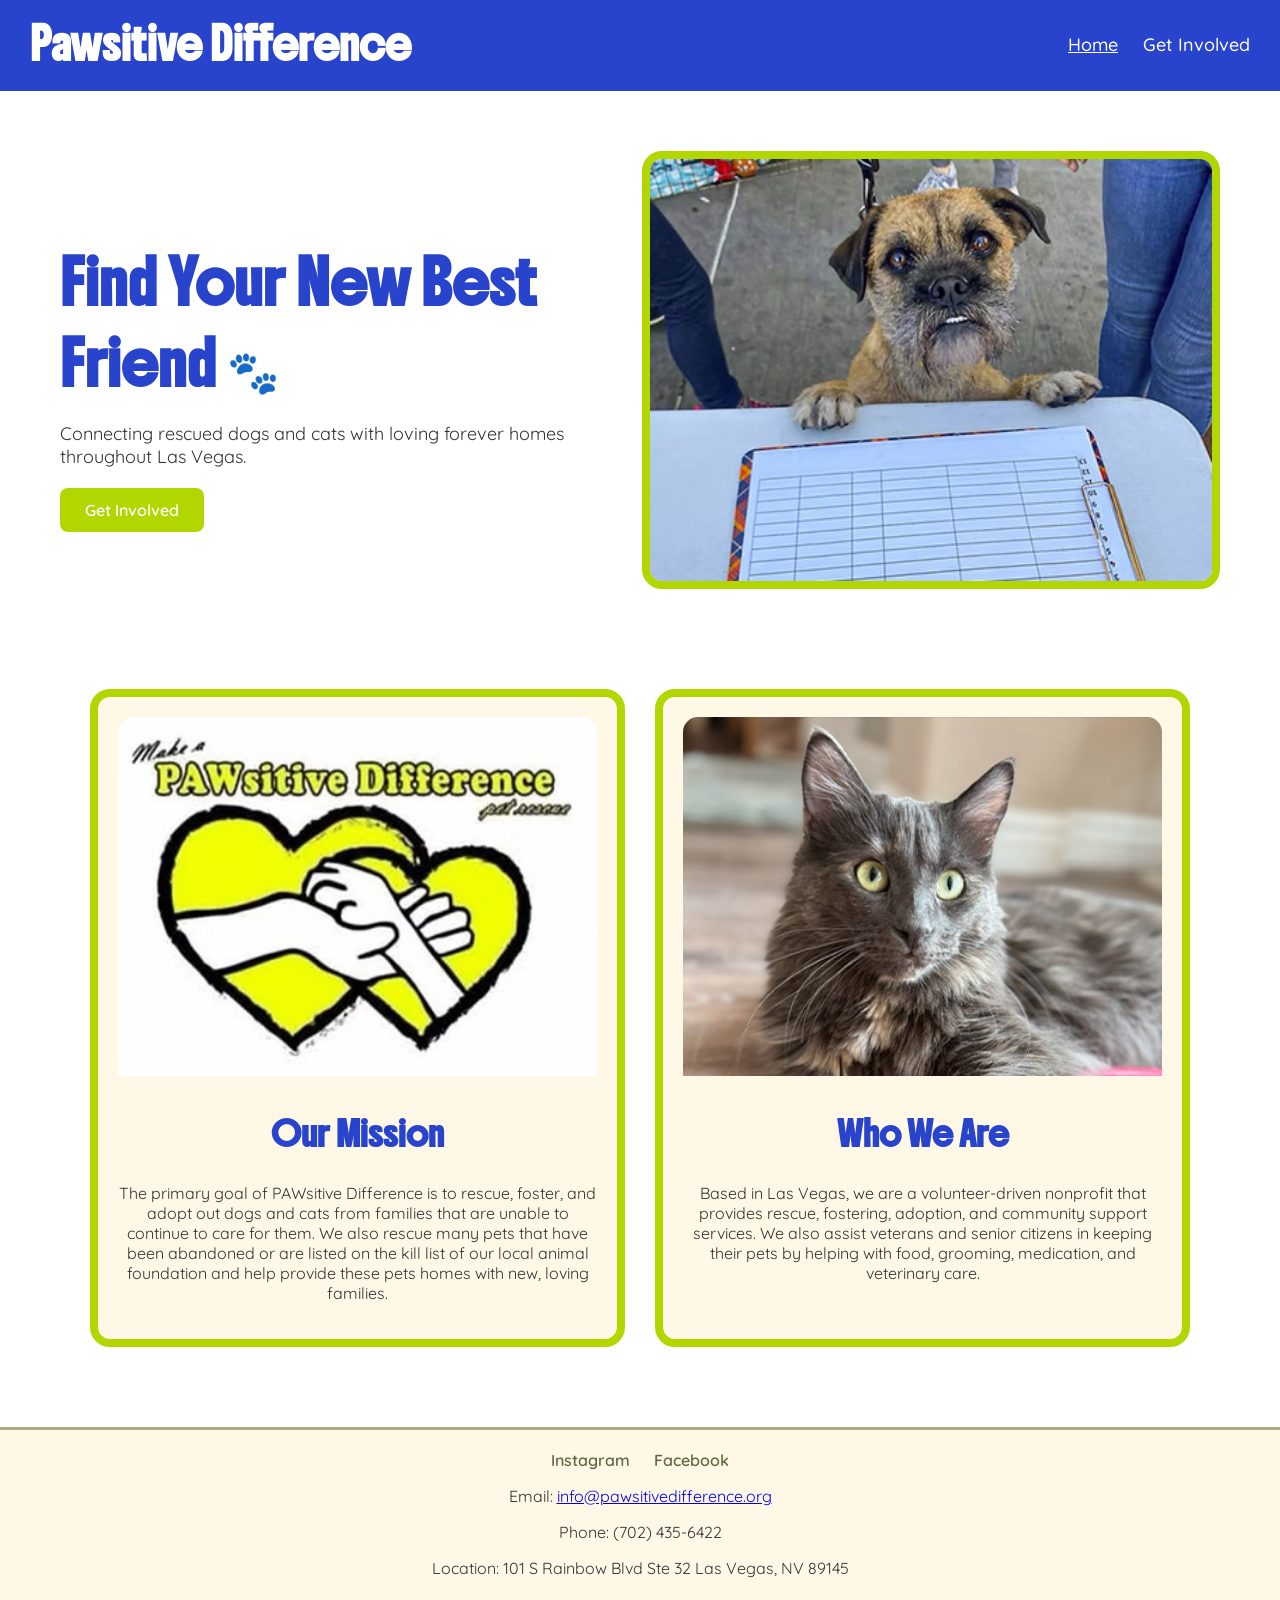
<file: index.html>
<!DOCTYPE html>
<html lang="en">
<head>
    <meta charset="UTF-8">
    <title> Pawsitive Difference: Index </title>
    <link rel="stylesheet" href="css/styles.css">
  <link href="https://fonts.googleapis.com/css2?family=Boldonse&family=Quicksand:wght@300;400;500;600&display=swap" rel="stylesheet">
   </head>

<body>
<header class="site-header"> 
 <div class="logo">Pawsitive Difference  </div>
 
 <nav class="nav">
     <ul>
        <li><a class="active" href="index.html">Home</a></li>
        <li><a href="getinvolved.html">Get Involved</a></li>
     </ul>
 </nav> 
</header>
   
   <main>
     <section class="hero"> 
     <div class="hero-text">
         <h1>Find Your New Best Friend &#128062; </h1>
         <p> Connecting rescued dogs and cats with loving forever homes throughout Las Vegas.</p>
         <a class="btn" href="getinvolved.html">Get Involved</a>
     </div>
     
     <img class="hero-img" src="images/dog-with-signup-sheet.jpg" alt="Small Brown Dog">
     </section>
     
     <!-- area for mission -->
     <section class="home-sections">
     <div class="info-box">
     <img src="images/pawsitive-difference-logo.jpg" alt= "Pawsitive Difference Logo">
     <h2>Our Mission</h2>
      <p>The primary goal of PAWsitive Difference is to rescue, foster, and adopt out dogs and cats from families that are unable to continue to care for them.  We also rescue many pets that have been abandoned or are listed on the kill list of our local animal foundation and help provide these pets homes with new, loving families.</p>  
      </div>
    
     
     <!-- area for the about section -->
     <div class ="info-box">
        <img src="images/grey-cat-green-eyes.jpg" alt="grey cat with green eyes looking outside ">
         <h2>Who We Are</h2>
         <p> Based in Las Vegas, we are a volunteer-driven nonprofit that provides rescue, fostering, adoption, and community support services. We also assist veterans and senior citizens in keeping their pets by helping with food, grooming, medication, and veterinary care. </p>
     </div>
    </section>
    </main>
    
   <footer class="site-footer">
       <div class="footer-socials">
    <a href="https://www.instagram.com/pawsitivedifferencelv/?hl=en" target="_blank">Instagram</a>
    <a href="https://www.facebook.com/PawsitiveDifferenceLV/" target="_blank">Facebook</a>
</div>
       
       <p>Email: <a href="mailto:info@pawsitivedifference.org">info@pawsitivedifference.org</a></p>
    <p>Phone: (702) 435-6422</p>
    <p>Location: 101 S Rainbow Blvd Ste 32 Las Vegas, NV 89145 </p>
</footer>

</body>
</html>
</file>
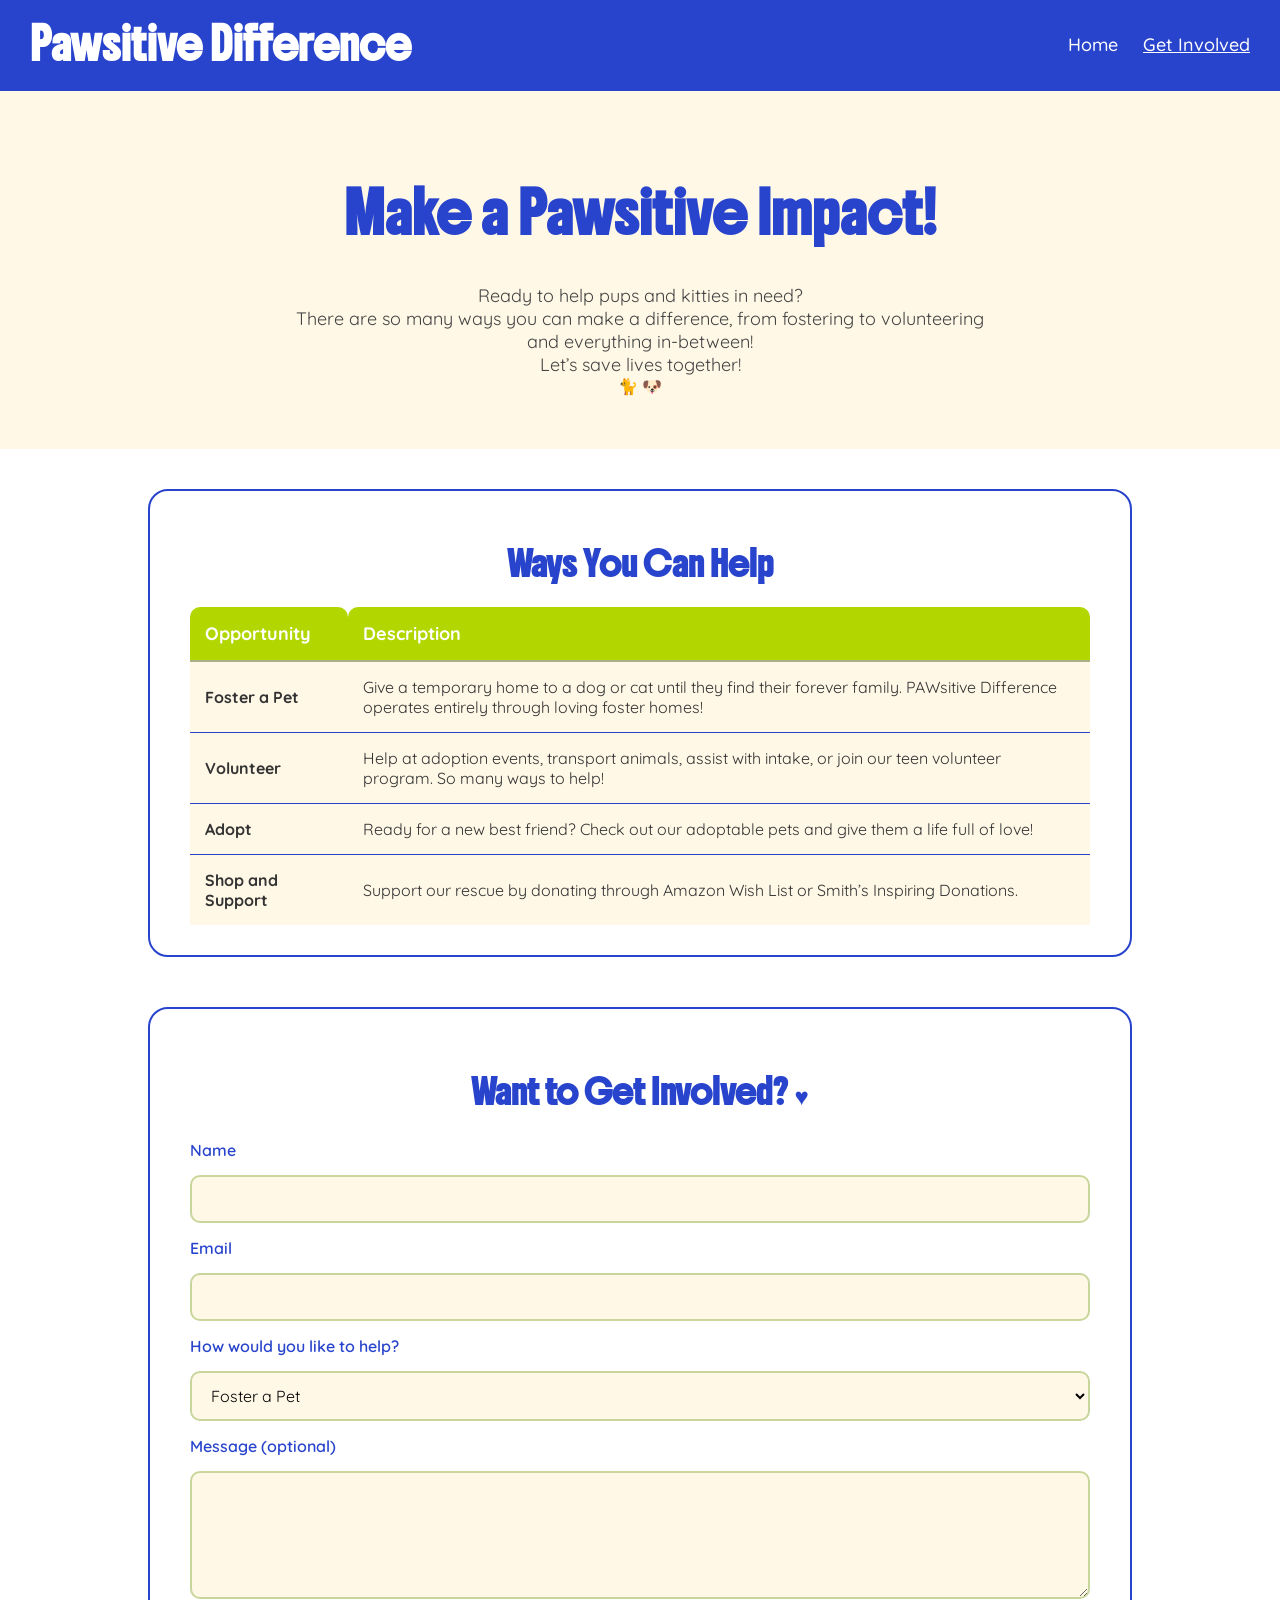
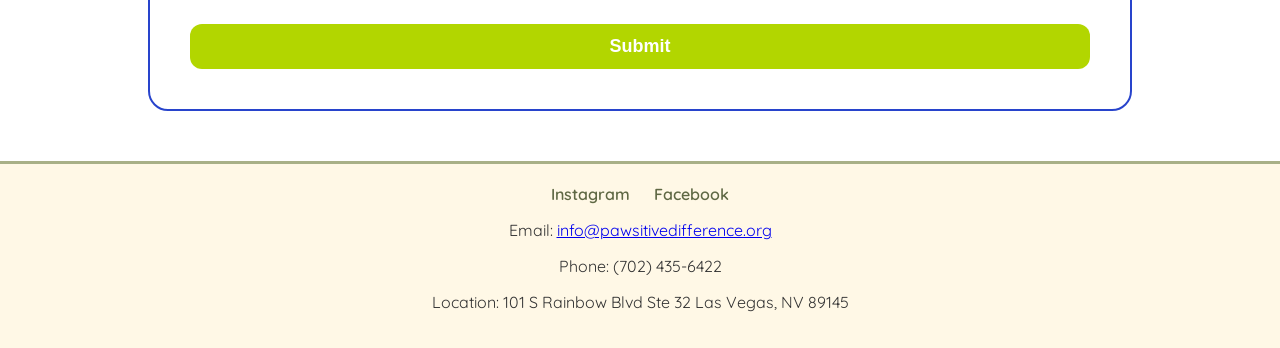
<file: getinvolved.html>
<!DOCTYPE html>
<html lang="en">
<head>
    <meta charset="UTF-8">
    <meta name="viewport" content="width=device-width, initial-scale=1.0">
    <title>Get Involved | Pawsitive Difference</title>
   <link rel="stylesheet" href="css/styles.css">
  <link href="https://fonts.googleapis.com/css2?family=Boldonse&family=Quicksand:wght@300;400;500;600&display=swap" rel="stylesheet">
</head>

<body>

<header class="site-header">
    <div class="logo">Pawsitive Difference</div>

    <nav class="nav">
        <ul>
            <li><a href="index.html">Home</a></li>
            <li><a class="active" href="getinvolved.html">Get Involved</a></li>
        </ul>
    </nav>
</header>

<main>

    <!-- hero section -->
    <section class="involved-hero">
        <h1>Make a Pawsitive Impact! </h1>
        <p>
            Ready to help pups and kitties in need? 
            <p>There are so many ways you can make a difference, from fostering to volunteering and everything in-between! </p>
        <p> Let’s save lives together! </p>
        &#128008; &#x1F436;
       
    </section>

    <!-- information table -->
    <section class="info-table">
        <h2> Ways You Can Help </h2>

        <table>
            <tr>
                <th>Opportunity</th>
                <th>Description</th>
            </tr>

            <tr>
                <td><strong>Foster a Pet</strong></td>
                <td>
                    Give a temporary home to a dog or cat until they find their forever family. PAWsitive Difference operates entirely through loving foster homes!
                </td>
            </tr>

            <tr>
                <td><strong>Volunteer</strong></td>
                <td>
                    Help at adoption events, transport animals, assist with intake, or join our teen volunteer program. So many ways to help! 
                </td>
            </tr>

            <tr>
                <td><strong>Adopt</strong></td>
                <td>
                    Ready for a new best friend? Check out our adoptable pets and give them a life full of love!
                </td>
            </tr>

            <tr>
                <td><strong>Shop and Support</strong></td>
                <td>
                    Support our rescue by donating through Amazon Wish List or Smith’s Inspiring Donations.
                </td>
            </tr>
        </table>
    </section>

    <!-- Form Section  -->
    <section class="form-section">
        <h2>Want to Get Involved? &#9829; </h2>

        <form class="involved-form">

            <label for="name">Name</label>
            <input type="text" id="name" required>

            <label for="email">Email</label>
            <input type="email" id="email" required>

            <label for="how-help">How would you like to help?</label>
            <select id="how-help" required>
                <option value="foster">Foster a Pet</option>
                <option value="volunteer">Volunteer</option>
                <option value="adopt">Adopt</option>
                <option value="shop">Shop and Support</option>
            </select>

            <label for="message">Message (optional)</label>
            <textarea id="message"></textarea>

            <button type="submit" class="btn">Submit</button>
        </form>
    </section>

</main>

<footer class="site-footer">
    <div class="footer-socials">
    <a href="https://www.instagram.com/pawsitivedifferencelv/?hl=en" target="_blank">Instagram</a>
    <a href="https://www.facebook.com/PawsitiveDifferenceLV/" target="_blank">Facebook</a>
</div>

    <p>Email: <a href="mailto:info@pawsitivedifference.org">info@pawsitivedifference.org</a></p>
    <p>Phone: (702) 435-6422</p>
    <p>Location: 101 S Rainbow Blvd Ste 32 Las Vegas, NV 89145 </p>
</footer>

</body>
</html>
</file>
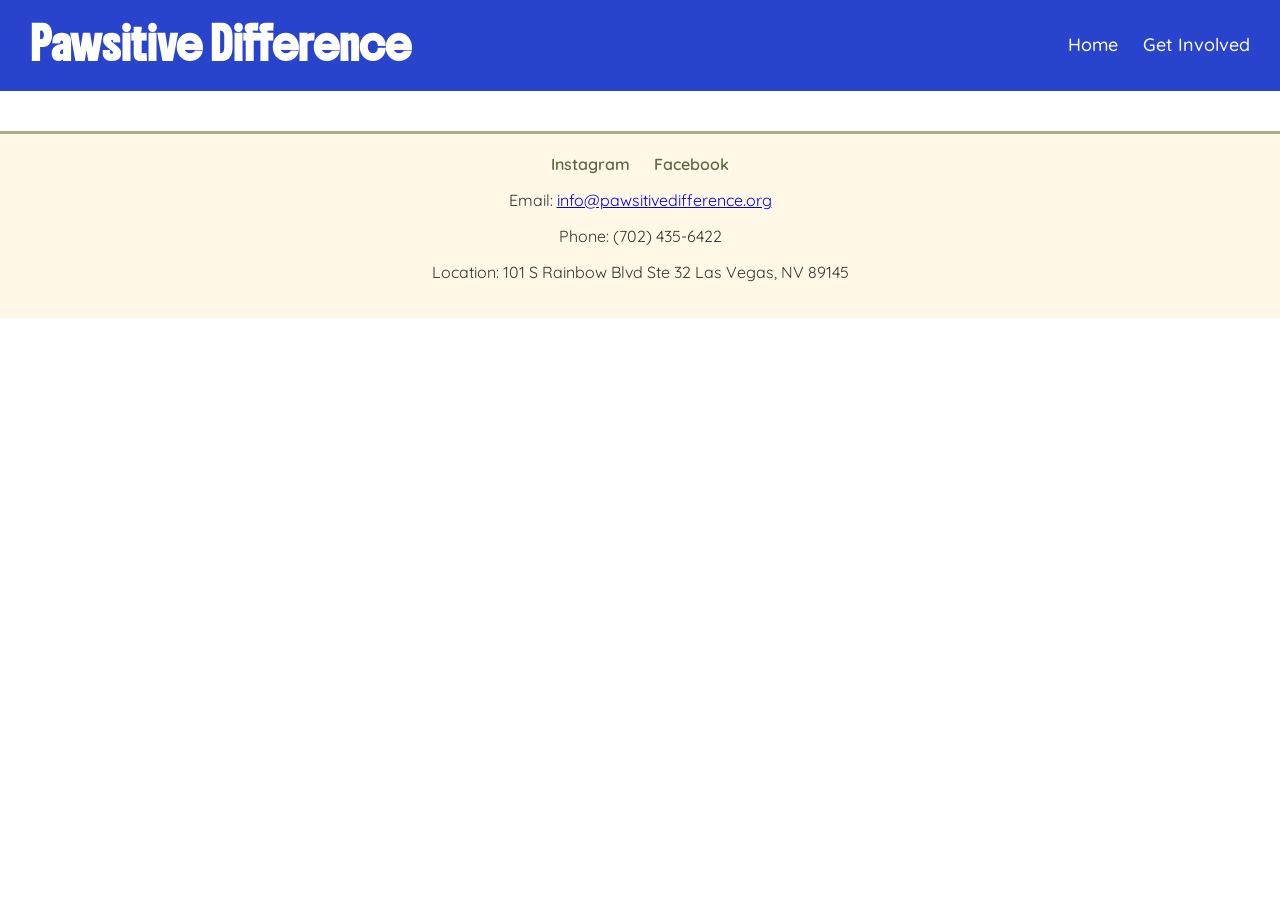
<file: template.html>
<!DOCTYPE html>
<html lang="en">
<head>
    <meta charset="UTF-8">
    <title> Pawsitive Difference: Template </title>
    <link rel="stylesheet" href="css/styles.css">
    <link href="https://fonts.googleapis.com/css2?family=Boldonse&family=Quicksand:wght@300;400;500;600&display=swap" rel="stylesheet">
</head>
<body>

<header class ="site-header">
    <div class="logo" > Pawsitive Difference </div>
    <nav class="nav">
        <ul>
            <li><a href="index.html">Home</a></li>
            <li><a href="getinvolved.html">Get Involved</a></li>
        </ul>
    </nav>
</header>


<footer class="site-footer">
    <div class="footer-socials">
    <a href="https://www.instagram.com/pawsitivedifferencelv/?hl=en" target="_blank">Instagram</a>
    <a href="https://www.facebook.com/PawsitiveDifferenceLV/" target="_blank">Facebook</a>
</div>
    
    <p>Email: <a href="mailto:info@pawsitivedifference.org">info@pawsitivedifference.org</a></p>
    <p>Phone: (702) 435-6422</p>
    <p>Location: 101 S Rainbow Blvd Ste 32 Las Vegas, NV 89145 </p>
</footer>

</body>
</html>
</file>
<file: css/styles.css>
/* CSS Reset */
body,
header,
nav,
main,
footer {
    margin: 0;
    padding: 0;
    border: 0;
    font-family: system-ui, sans-serif;
}

/* style rule for the homepage */
.home-sections {
    display: flex;
    justify-content: center;
    gap: 300px;
}
.info-box {
    width: 50%;
}

.info-box img {
    border-radius: 15px 15px 0 0;
}

.home-sections {
    display: flex;
    justify-content: center;
    gap: 30px;
    padding: 40px 20px;
    max-width: 1100px;
    margin: auto;
}

.info-box {
    background-color: #fff8e6;
    border: 8px solid #b2d600;
    border-radius: 20px;
    padding: 20px;
    width: 48%;
    display: flex;
    flex-direction: column;
    align-items: center;
    text-align: center;
    transition: transform 0.3s ease;
}

.info-box img {
    width: 100%;
    border: round;
    margin-bottom: 15px;
}

.info-box h2 {
    font-family: "Boldonse", sans-serif;
    color: #2844cc;
    margin-bottom: 10px;
}

.info-box p {
    font-family: "Quicksand", sans-serif;
    font-size: 16px;
}



/* style rule for the body text */
body {
    font-family: "Quicksand", sans-serif;
    background-color: #ffffff;
    color: #333;
}

/* style rules for the headings and titles  */
.logo , h1 , h2 , h3 ,h4 {
    font-family: "Boldonse", sans-serif;
    color: #2844cc;
}

/* Style rule for the navigation */
.top-nav {
    background-color: #2844cc;
    padding: 10px 0;
    text-align: center;
    border-bottom: 3px solid #2844cc;
}

.top-nav ul {
    list-style: none;
    margin: 0;
    padding: 0;
    display: flex;
    justify-content: center;
    gap: 40px;
}

.top-nav a {
    text-decoration: none;
    color: white;
    font-size: 16px;
    font-weight: 600;
    transition: all 0.3s ease;
}

.top-nav a:hover {
    text-decoration: underline;
}

/* Site Header */
.site-header {
    display: flex;
    justify-content: space-between;
    align-items: center;
    padding: 15px 30px;
    border-bottom: 3px solid #2844cc;
    background-color: #2844cc;
}

.logo {
    font-size: 30px;
    font-weight: 700;
    color: #fff;
}

/* navigation */
.nav ul {
    list-style: none;
    display: flex;
    gap: 25px;
    margin: 0;
    padding: 0;
    font-family: "Quicksand", sans-serif;
    font-size: 16px;
}

.nav a {
    text-decoration: none;
    color: #fff;
    font-size: 18px;
    font-weight: 500;
}

.nav a:hover,
.nav .active {
    text-decoration: underline;
}

/* style rules for the homepage Section */
.hero {
    display: flex;
    justify-content: space-between;
    align-items: center;
    padding: 60px;
    gap: 20px;
    flex-wrap: wrap;
}

.hero-text {
    flex: 1 1 45%;
    font-family: "Quicksand", sans-serif;
    font-size: 16px;
}

.hero-text h1 {
    font-size: 42px;
    margin-bottom: 10px;
}

.hero-text p {
    font-size: 18px;
    margin-bottom: 20px;
}

.hero-text .btn {
    display: inline-block;
    padding: 12px 25px;
    background-color: #b2d600;
    color: white;
    border-radius: 8px;
    text-decoration: none;
    font-weight: 600;
}

.hero-text .btn:hover {
    background-color: #b8973b;
}

.hero img {
    flex: 1 1 45%;
    max-width: 100%;
    border-radius: 20px;
    border: solid 8px #b2d600;
}

/* style rules for the sections */
section {
    padding: 40px 60px;
}

/* style rules  for the sections of information */
.mission, .about, .template-content {
    background-color: #fff8e6;
    border-radius: 15px;
    border: 2px solid #c8d69b;
    padding: 30px;
    margin: 30px auto;
    max-width: 900px;
}


/* style rules for the get involved page */
.involved-hero {
    text-align: center;
    padding: 50px 40px;
    background-color: #fff8e6;
    border-bottom: 3px solid #fff8e6;
    font-family: "Quicksand", sans-serif;
    font-size: 16px;
}

.involved-hero h1 {
    font-size: 40px;
    color: #2844cc;
}

.involved-hero p {
    font-size: 18px;
    max-width: 700px;
    margin: auto;
    color: #444;
}

/* style rules for the info table */
.info-table {
    max-width: 900px;
    margin: 40px auto;
    background: white;
    border: 2px solid #2844cc;
    border-radius: 20px;
    padding: 30px 40px;
    font-family: "Quicksand", sans-serif;
    font-size: 16px;
}

.info-table h2 {
    text-align: center;
    margin-bottom: 20px;
    color: #2844cc;
}

.info-table table {
    width: 100%;
    border-collapse: separate;
    border-spacing: 0;
    font-size: 16px;
}

.info-table th {
    background-color: #b2d600;
    color: #ffffff;
    padding: 15px;
    text-align: left;
    border-radius: 10px 10px 0 0;
    font-size: 18px;
    border-bottom: 2px solid #a8b087;
}

.info-table td {
    padding: 15px;
    background-color: #fff8e6;
    border-bottom: 1px solid #2844cc;
}

.info-table tr:last-child td {
    border-bottom: none;
}

.info-table tr:hover td {
    background-color: #f8f9ac;
    color: #000000;
}

/* style rules for the want to get involved form */
.form-section {
    max-width: 900px;
    margin: 50px auto;
    padding: 40px;
    background: #ffffff;
    border: 2px solid #2844cc;
    border-radius: 20px;
}

.form-section h2 {
    text-align: center;
    color: #2844cc;
    margin-bottom: 25px;
}

.involved-form {
    display: flex;
    flex-direction: column;
    gap: 15px;
    font-family: "Quicksand", sans-serif;
    font-size: 16px;
}

.involved-form label {
    font-weight: 600;
    color: #2844cc;
}

.involved-form input,
.involved-form select,
.involved-form textarea {
    padding: 12px 15px;
    border: 2px solid #c8d69b;
    border-radius: 10px;
    font-size: 16px;
    background-color: #fff8e6;
    font-family: inherit;
}

.involved-form input:focus,
.involved-form select:focus,
.involved-form textarea:focus {
    outline: none;
    border-color: #c8d69b;
    background-color: white;
}

.involved-form textarea {
    height: 100px;
    resize: vertical;
}

/* style rules for the submit button */
.involved-form button {
    margin-top: 10px;
    background-color: #b2d600;
    color: white;
    padding: 12px 25px;
    border: none;
    border-radius: 12px;
    font-size: 18px;
    font-weight: 600;
}

.involved-form button:hover {
    background-color: #2844cc;
}


/* style rules for footer */
.site-footer {
    background-color: #fff8e6;
    padding: 20px;
    text-align: center;
    border-top: 3px solid #a8b087;
    margin-top: 40px;
    font-family: "Quicksand", sans-serif;
    font-size: 16px;
}

.footer-socials .btn {
    margin-bottom: 10px;
}

.footer-socials a {
    margin: 0 10px;
    color: #5f6844;
    text-decoration: none;
    font-weight: 600;
}

.footer-socials a:hover {
    text-decoration: underline;
}
</file>
